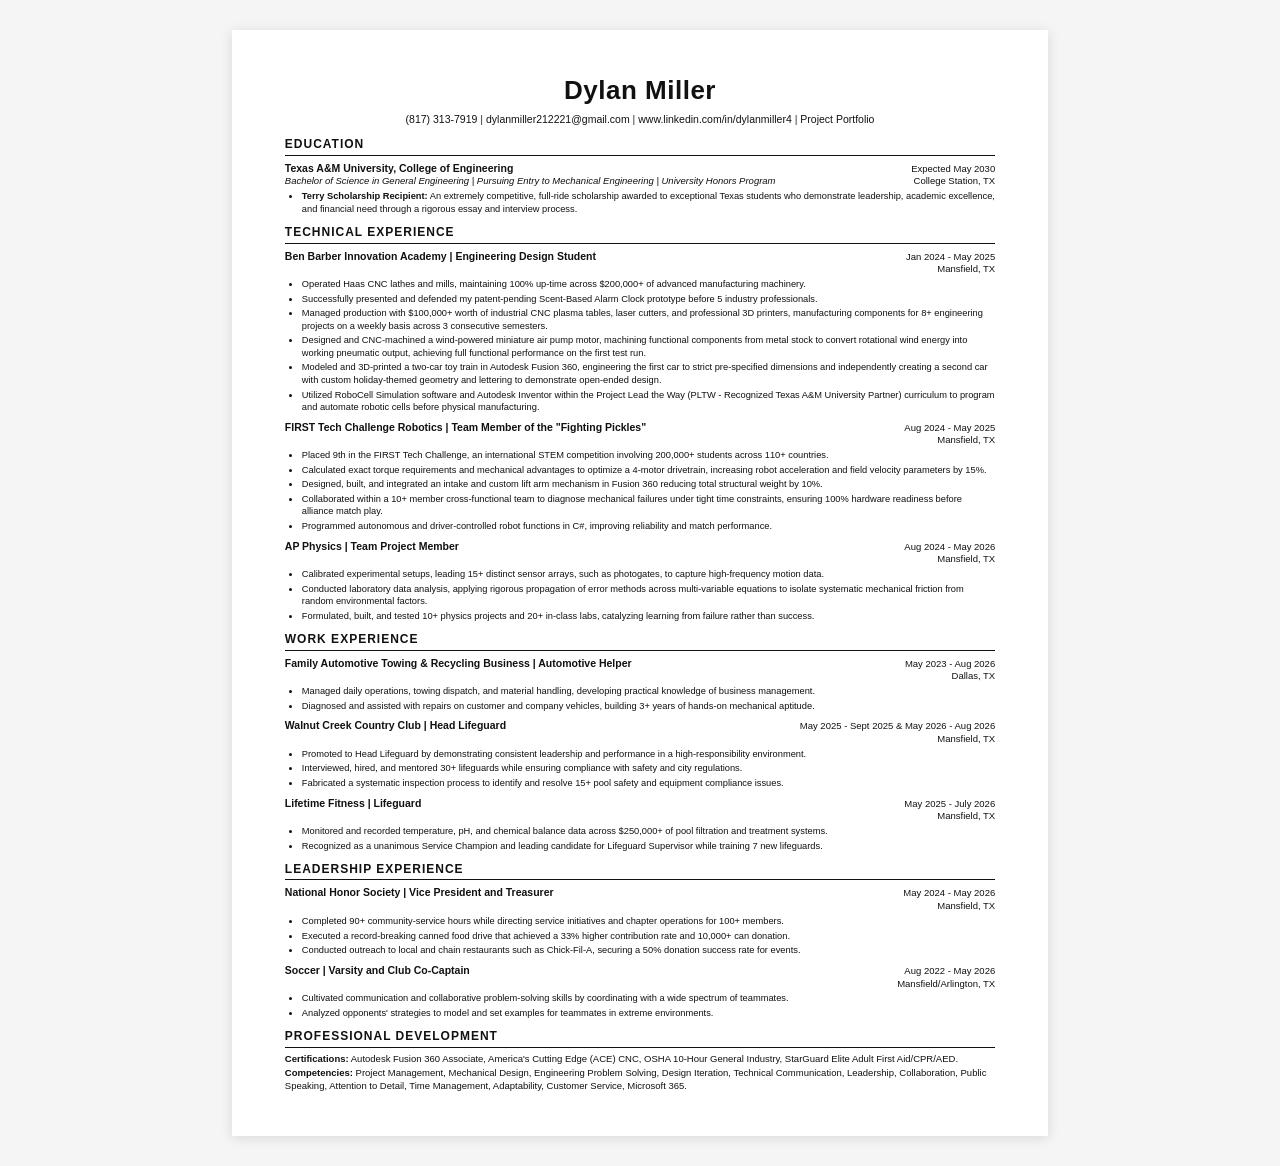
<file: resume.html>
<!DOCTYPE html>
<html lang="en">
<head>
<meta charset="UTF-8">
<meta name="viewport" content="width=device-width, initial-scale=1.0">
<title>Dylan Miller | Resume</title>
<style>
* {
box-sizing: border-box;
}
body {
margin: 0;
background: #f5f5f5;
color: #111;
font-family: Arial, Helvetica, sans-serif;
line-height: 1.35;
}
.resume {
width: 8.5in;
min-height: 11in;
margin: 30px auto;
padding: 0.45in 0.55in;
background: white;
box-shadow: 0 2px 12px rgba(0,0,0,0.12);
}
/* HEADER */
.header {
text-align: center;
margin-bottom: 10px;
}
.name {
font-size: 26px;
font-weight: 700;
letter-spacing: 0.5px;
margin-bottom: 4px;
}
.contact {
font-size: 10.5px;
color: #333;
}
.contact a {
color: #111;
text-decoration: none;
}
.contact a:hover {
text-decoration: underline;
}
/* SECTIONS */
.section {
margin-top: 9px;
}
.section-title {
font-size: 12px;
font-weight: 700;
letter-spacing: 1px;
border-bottom: 1.5px solid #111;
padding-bottom: 2px;
margin-bottom: 5px;
}
/* EDUCATION / EXPERIENCE */
.entry {
margin-bottom: 6px;
}
.entry-header {
display: flex;
justify-content: space-between;
align-items: baseline;
gap: 10px;
}
.entry-title {
font-size: 10.5px;
font-weight: 700;
}
.entry-date {
font-size: 9.5px;
white-space: nowrap;
text-align: right;
}
.entry-subtitle {
display: flex;
justify-content: space-between;
align-items: baseline;
gap: 10px;
font-size: 9.5px;
font-style: italic;
}
.entry-location {
white-space: nowrap;
text-align: right;
font-style: normal;
}
ul {
margin: 2px 0 0 16px;
padding: 0;
}
li {
font-size: 9.3px;
margin-bottom: 2px;
padding-left: 1px;
}
/* PROFESSIONAL DEVELOPMENT */
.development {
font-size: 9.5px;
margin-top: 2px;
}
.development strong {
font-weight: 700;
}
/* LINKS */
.portfolio-link {
color: #111;
text-decoration: none;
}
.portfolio-link:hover {
text-decoration: underline;
}
/* PRINT */
@media print {
body {
background: white;
}
.resume {
width: 8.5in;
min-height: 11in;
margin: 0;
padding: 0.45in 0.55in;
box-shadow: none;
}
@page {
size: Letter;
margin: 0;
}
}
/* MOBILE */
@media screen and (max-width: 900px) {
.resume {
width: 95%;
min-height: auto;
margin: 15px auto;
padding: 25px;
}
.entry-header,
.entry-subtitle {
flex-direction: column;
gap: 0;
}
.entry-date,
.entry-location {
text-align: left;
}
}
</style>
</head>
<body>
<main class="resume">

<!-- HEADER -->
<header class="header">
<div class="name">Dylan Miller</div>
<div class="contact">
<span><a href="tel:8173137919">(817) 313-7919</a></span>
|
<span><a href="mailto:dylanmiller212221@gmail.com">dylanmiller212221@gmail.com</a></span>
|
<span><a href="https://www.linkedin.com/in/dylanmiller4" target="_blank">www.linkedin.com/in/dylanmiller4</a></span>
|
<span><a class="portfolio-link" href="index.html">Project Portfolio</a></span>
</div>
</header>

<!-- EDUCATION -->
<section class="section">
<div class="section-title">EDUCATION</div>
<div class="entry">
<div class="entry-header">
<div class="entry-title">
Texas A&M University, College of Engineering
</div>
<div class="entry-date">
Expected May 2030
</div>
</div>
<div class="entry-subtitle">
<div>
Bachelor of Science in General Engineering | Pursuing Entry to Mechanical Engineering | University Honors Program
</div>
<div class="entry-location">
College Station, TX
</div>
</div>
<ul>
<li>
<strong>Terry Scholarship Recipient:</strong>
An extremely competitive, full-ride scholarship awarded to exceptional Texas students who demonstrate leadership,
academic excellence, and financial need through a rigorous essay and interview process.
</li>
</ul>
</div>
</section>

<!-- TECHNICAL EXPERIENCE -->
<section class="section">
<div class="section-title">TECHNICAL EXPERIENCE</div>

<!-- BEN BARBER -->
<div class="entry">
<div class="entry-header">
<div class="entry-title">
Ben Barber Innovation Academy | Engineering Design Student
</div>
<div class="entry-date">
Jan 2024 - May 2025
</div>
</div>
<div class="entry-subtitle">
<div></div>
<div class="entry-location">
Mansfield, TX
</div>
</div>
<ul>
<li>
Operated Haas CNC lathes and mills, maintaining 100% up-time across $200,000+ of advanced manufacturing machinery.
</li>
<li>
Successfully presented and defended my patent-pending Scent-Based Alarm Clock prototype before 5 industry professionals.
</li>
<li>
Managed production with $100,000+ worth of industrial CNC plasma tables, laser cutters, and professional 3D printers,
manufacturing components for 8+ engineering projects on a weekly basis across 3 consecutive semesters.
</li>
<li>
Designed and CNC-machined a wind-powered miniature air pump motor, machining functional components from metal stock
to convert rotational wind energy into working pneumatic output, achieving full functional performance on the first test run.
</li>
<li>
Modeled and 3D-printed a two-car toy train in Autodesk Fusion 360, engineering the first car to strict pre-specified
dimensions and independently creating a second car with custom holiday-themed geometry and lettering to demonstrate
open-ended design.
</li>
<li>
Utilized RoboCell Simulation software and Autodesk Inventor within the Project Lead the Way (PLTW - Recognized Texas A&M
University Partner) curriculum to program and automate robotic cells before physical manufacturing.
</li>
</ul>
</div>

<!-- FTC ROBOTICS -->
<div class="entry">
<div class="entry-header">
<div class="entry-title">
FIRST Tech Challenge Robotics | Team Member of the "Fighting Pickles"
</div>
<div class="entry-date">
Aug 2024 - May 2025
</div>
</div>
<div class="entry-subtitle">
<div></div>
<div class="entry-location">
Mansfield, TX
</div>
</div>
<ul>
<li>
Placed 9th in the FIRST Tech Challenge, an international STEM competition involving 200,000+ students across 110+ countries.
</li>
<li>
Calculated exact torque requirements and mechanical advantages to optimize a 4-motor drivetrain, increasing robot
acceleration and field velocity parameters by 15%.
</li>
<li>
Designed, built, and integrated an intake and custom lift arm mechanism in Fusion 360 reducing total structural weight
by 10%.
</li>
<li>
Collaborated within a 10+ member cross-functional team to diagnose mechanical failures under tight time constraints,
ensuring 100% hardware readiness before alliance match play.
</li>
<li>
Programmed autonomous and driver-controlled robot functions in C#, improving reliability and match performance.
</li>
</ul>
</div>

<!-- AP PHYSICS -->
<div class="entry">
<div class="entry-header">
<div class="entry-title">
AP Physics | Team Project Member
</div>
<div class="entry-date">
Aug 2024 - May 2026
</div>
</div>
<div class="entry-subtitle">
<div></div>
<div class="entry-location">
Mansfield, TX
</div>
</div>
<ul>
<li>
Calibrated experimental setups, leading 15+ distinct sensor arrays, such as photogates, to capture high-frequency motion data.
</li>
<li>
Conducted laboratory data analysis, applying rigorous propagation of error methods across multi-variable equations to isolate
systematic mechanical friction from random environmental factors.
</li>
<li>
Formulated, built, and tested 10+ physics projects and 20+ in-class labs, catalyzing learning from failure rather than success.
</li>
</ul>
</div>
</section>

<!-- WORK EXPERIENCE -->
<section class="section">
<div class="section-title">WORK EXPERIENCE</div>

<!-- AUTOMOTIVE -->
<div class="entry">
<div class="entry-header">
<div class="entry-title">
Family Automotive Towing & Recycling Business | Automotive Helper
</div>
<div class="entry-date">
May 2023 - Aug 2026
</div>
</div>
<div class="entry-subtitle">
<div></div>
<div class="entry-location">
Dallas, TX
</div>
</div>
<ul>
<li>
Managed daily operations, towing dispatch, and material handling, developing practical knowledge of business management.
</li>
<li>
Diagnosed and assisted with repairs on customer and company vehicles, building 3+ years of hands-on mechanical aptitude.
</li>
</ul>
</div>

<!-- WALNUT CREEK LIFEGUARD -->
<div class="entry">
<div class="entry-header">
<div class="entry-title">
Walnut Creek Country Club | Head Lifeguard
</div>
<div class="entry-date">
May 2025 - Sept 2025 & May 2026 - Aug 2026
</div>
</div>
<div class="entry-subtitle">
<div></div>
<div class="entry-location">
Mansfield, TX
</div>
</div>
<ul>
<li>
Promoted to Head Lifeguard by demonstrating consistent leadership and performance in a high-responsibility environment.
</li>
<li>
Interviewed, hired, and mentored 30+ lifeguards while ensuring compliance with safety and city regulations.
</li>
<li>
Fabricated a systematic inspection process to identify and resolve 15+ pool safety and equipment compliance issues.
</li>
</ul>
</div>

<!-- LIFETIME FITNESS LIFEGUARD -->
<div class="entry">
<div class="entry-header">
<div class="entry-title">
Lifetime Fitness | Lifeguard
</div>
<div class="entry-date">
May 2025 - July 2026
</div>
</div>
<div class="entry-subtitle">
<div></div>
<div class="entry-location">
Mansfield, TX
</div>
</div>
<ul>
<li>
Monitored and recorded temperature, pH, and chemical balance data across $250,000+ of pool filtration and treatment systems.
</li>
<li>
Recognized as a unanimous Service Champion and leading candidate for Lifeguard Supervisor while training 7 new lifeguards.
</li>
</ul>
</div>
</section>

<!-- LEADERSHIP EXPERIENCE -->
<section class="section">
<div class="section-title">LEADERSHIP EXPERIENCE</div>

<!-- NHS -->
<div class="entry">
<div class="entry-header">
<div class="entry-title">
National Honor Society | Vice President and Treasurer
</div>
<div class="entry-date">
May 2024 - May 2026
</div>
</div>
<div class="entry-subtitle">
<div></div>
<div class="entry-location">
Mansfield, TX
</div>
</div>
<ul>
<li>
Completed 90+ community-service hours while directing service initiatives and chapter operations for 100+ members.
</li>
<li>
Executed a record-breaking canned food drive that achieved a 33% higher contribution rate and 10,000+ can donation.
</li>
<li>
Conducted outreach to local and chain restaurants such as Chick-Fil-A, securing a 50% donation success rate for events.
</li>
</ul>
</div>

<!-- SOCCER -->
<div class="entry">
<div class="entry-header">
<div class="entry-title">
Soccer | Varsity and Club Co-Captain
</div>
<div class="entry-date">
Aug 2022 - May 2026
</div>
</div>
<div class="entry-subtitle">
<div></div>
<div class="entry-location">
Mansfield/Arlington, TX
</div>
</div>
<ul>
<li>
Cultivated communication and collaborative problem-solving skills by coordinating with a wide spectrum of teammates.
</li>
<li>
Analyzed opponents' strategies to model and set examples for teammates in extreme environments.
</li>
</ul>
</div>
</section>

<!-- PROFESSIONAL DEVELOPMENT -->
<section class="section">
<div class="section-title">PROFESSIONAL DEVELOPMENT</div>
<div class="development">
<strong>Certifications:</strong>
Autodesk Fusion 360 Associate, America's Cutting Edge (ACE) CNC,
OSHA 10-Hour General Industry, StarGuard Elite Adult First Aid/CPR/AED.
</div>
<div class="development">
<strong>Competencies:</strong>
Project Management, Mechanical Design, Engineering Problem Solving, Design Iteration, Technical Communication,
Leadership, Collaboration, Public Speaking, Attention to Detail, Time Management, Adaptability, Customer Service,
Microsoft 365.
</div>
</section>

</main>
</body>
</html>
</file>
